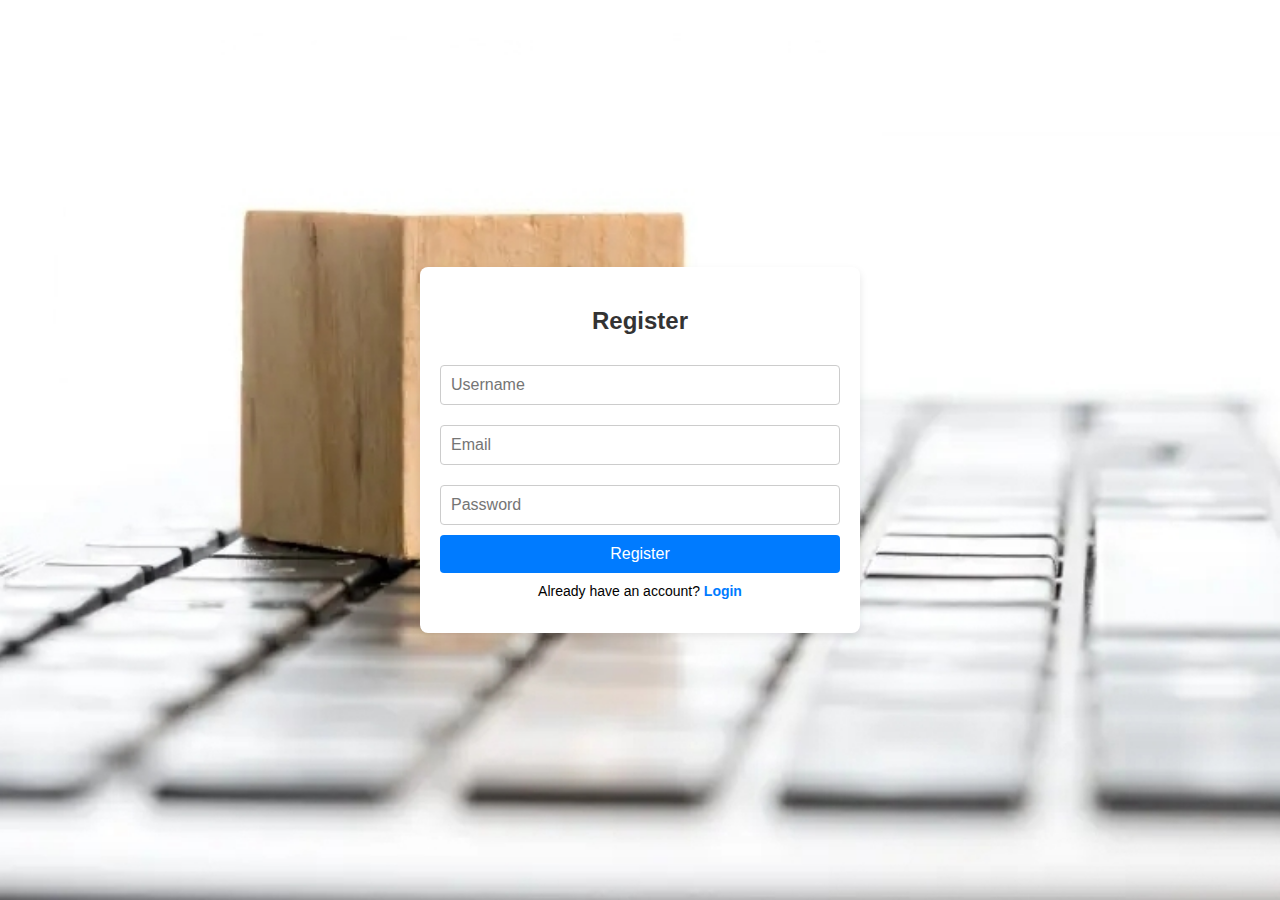
<file: index.html>
<!DOCTYPE html>
<html lang="en">
<head>
    <meta charset="UTF-8">
    <meta name="viewport" content="width=device-width, initial-scale=1.0">
    <title>User Registration & Login</title>
    <link rel="stylesheet" href="styles.css">
</head>
<body>
    <div class="container">
        <div id="registration-form" class="form-container">
            <h2>Register</h2>
            <form id="registerForm">
                <input type="text" id="username" placeholder="Username" required>
                <input type="email" id="email" placeholder="Email" required>
                <input type="password" id="password" placeholder="Password" required>
                <button type="submit">Register</button>
                <p>Already have an account? <a href="#" id="showLogin">Login</a></p>
            </form>
        </div>
        <div id="login-form" class="form-container hidden">
            <h2>Login</h2>
            <form id="loginForm">
                <input type="email" id="loginEmail" placeholder="Email" required>
                <input type="password" id="loginPassword" placeholder="Password" required> 
                <button type="submit">Login</button>
                <p>Don't have an account? <a href="#" id="showRegister">Register</a></p>
            </form>
        </div>

        <div id="dashboard" class="hidden">
            <h2>Welcome To Our Online Store</h2>
            <button id="logout">Logout</button>
        </div>
    </div>
    <script src="script.js"></script>
</body>
</html>
</file>
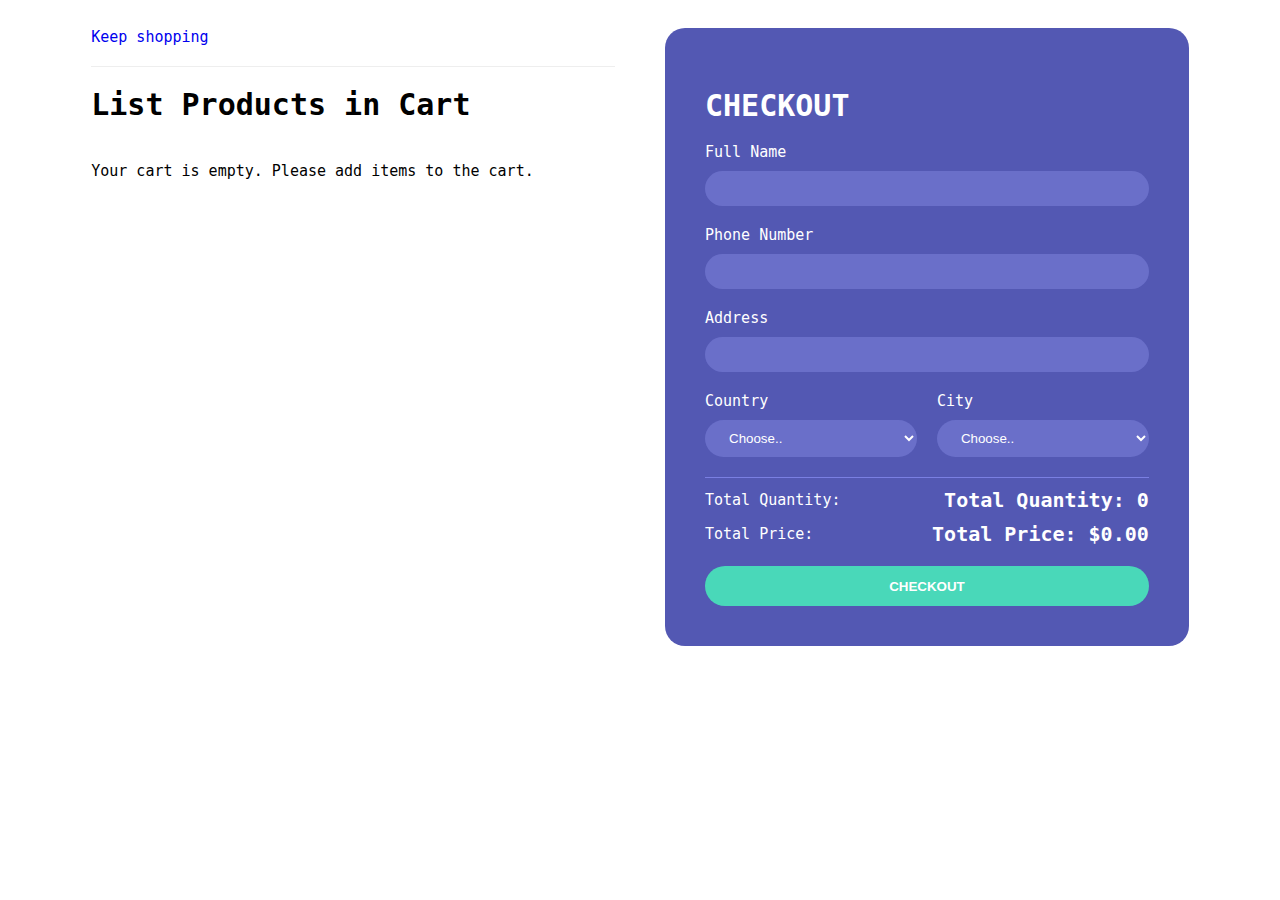
<file: checkout.html>
<!DOCTYPE html>
<html lang="en">
<head>
    <meta charset="UTF-8">
    <meta name="viewport" content="width=device-width, initial-scale=1.0">
    <title>Checkout</title>
    <link rel="stylesheet" href="style.css">
</head>
<body>
   
<div class="container">
    <div class="checkoutLayout">
        <div class="returnCart">
            <a href="e-commerce.html">Keep shopping</a>
            <h1>List Products in Cart</h1>
            <div class="list" id="cartList">
                <div class="checkoutItems">
                <!-- Cart items will be dynamically inserted here -->
                </div>
            </div>
        </div>

        <div class="right">
            <h1>CHECKOUT</h1>
            <div class="form">
                <div class="group">
                    <label for="">Full Name</label>
                    <input type="text" id="fullName">
                </div>
                <div class="group">
                    <label for="phoneNumber">Phone Number</label>
                    <input type="text" id="phoneNumber">
                </div>
                <div class="group">
                    <label for="address">Address</label>
                    <input type="text" id="address">
                </div>
                <div class="group">
                    <label for="country">Country</label>
                    <select id="country">
                        <option value="">Choose..</option>
                        <option value="london">London</option>
                    </select>
                </div>
                <div class="group">
                    <label for="city">City</label>
                    <select id="city">
                        <option value="">Choose..</option>
                        <option value="london">London</option>
                    </select>
                </div>
            </div>
            <!--totals section-->
            <div class="return">
                <div class="row">
                    <div>Total Quantity:</div>
                    <div><span class="totalQuantity" id="totalQuantity">0</span></div>
                </div>
                <div class="row">
                    <div>Total Price:</div>
                    <div><span class="totalPrice" id="totalPrice">$0.00</span></div>
                </div>
            </div>
            <button class="buttonCheckout" id="checkoutButton">
                CHECKOUT
            </button>
        </div>
    </div>
</div>

<script src="checkout.js"></script>
</body>
</html>
</file>
<file: styles.css>
body{
    font-family: Arial, sans-serif;
    margin: 0;
    padding: 0;
    display: flex;
    justify-content: center;
    align-items: center;
    height: 100vh;
    background-image: url('./online-shop.jpg');
    background-size: cover;
    background-position: center;
    background-repeat: no-repeat;
    background-attachment: fixed;
}

.container{
    width:90%;
    max-width: 400px;
    background: #fff;
    padding: 20px;
    border-radius: 8px;
    box-shadow: 0 4px 8px rgba(0, 0, 0, 0.1);
}

h2{
    text-align: center;
    color:#333;
}

form{
    display: flex;
    flex-direction: column;
}
input{
    margin:10px 0;
    padding:10px;
    font-size: 16px;
    border: 1px solid #ccc;
    border-radius: 4px;
}

button{
    padding:10px;
    background-color: #007bff;
    color: white;
    border: none;
    border-radius: 4px;
    cursor:pointer;
    font-size: 16px;
}

button:hover{
    background-color: #0056b3;
}

.hidden{
    display: none;
}

p{
    text-align: center;
    margin-top:10px;
    font-size: 14px;
}

a{
    color:#007bff;
    text-decoration: none;
    font-weight: bold;
}

a:hover{
    text-decoration: underline;
}
</file>
<file: style.css>
body{
    font-family: monospace;
    overflow-x: hidden;
    font-size: 15px;
}
a{
    text-decoration: none;
}
.container{
    width: 1200px;
    margin: auto;
    max-width: 90%;
    transition: transform 1s;
}
header img{
    width:60px;
}
header{
    display: flex;
    align-items: center;
    justify-content: space-between;
    padding:10px 20px;
    background-color: #f8f8f8;
    border-bottom: 1px solid #ddd;
}
.header-right{
    display: flex;
    align-items: center;
    gap:40px;
}
header .iconCart{
    display: flex;
    position: relative;
    align-items: center;
    z-index: 1;
}
header .totalQuantity{
    position: absolute;
    top:0;
    right: 0;
    font-size: x-large;
    background-color: #b31010;
    width: 40px;
    height: 40px;
    border-radius: 50%;
    color: #fff;
    font-weight: bold;
    display: flex;
    justify-content: center;
    align-items: center;
    transform: translateX(20px);
}
.logout{
    background-color: #f44336;
    color:#fff;
    border:none;
    padding:8px 15px;
    border-radius: 5px;
    cursor: pointer;
    font-size: 14px;
}
.logout:hover{
    background-color: #d32f2f;
}
.listProduct{
    display: grid;
    grid-template-columns: repeat(3, 1fr);
    gap:20px;
}
.listProduct .item img{
    width:100%;
}
.listProduct .item h2{
    font-weight: 700;
    font-size:x-large
}
.listProduct .item .price{
    font-size: x-large;
}
.listProduct .item{
    position: relative;
}
.listProduct .item button{
    position:absolute;
    top:50%;
    left:50%;
    background-color: #e6572c;
    color:#fff;
    width:80%;
    height:20%;
    border:none;
    padding:20px 30px;
    box-shadow:0 10px 50px #000;
    cursor: pointer;
    transform: translateX(-50%) translateY(100px);
    opacity: 0;
}
.listProduct .item:hover button{
    transition: 0.5s;
    opacity:1;
    transform: translateX(-50%);
}
.cart{
    color:#fff;
    position: fixed;
    top:0;
    right: -100%;
    width: 400px;
    height: 100vh;
    background-color: #0e0f11;
    display: grid;
    grid-template-rows: 50px 1fr 50px;
    gap:20px;
    transition: right 1s;
}
.cart h2{
    color:#e8bc0e;
    padding:20px;
    margin:0;
}
.cart .listCart .item{
    display: grid;
    grid-template-columns: 50px 1fr 70px;
    align-items: center;
    gap:20px;
    margin-bottom: 20px;
}
.cart .listCart img{
    width: 100%;
    height: 70px;
    object-fit: cover;
    border-radius: 10px;
}
.cart .listCart .item .name{
    font-weight: bold;
}
.cart .listCart .item .quantity{
    display: flex;
    justify-content: end;
    align-items: center;
}
.cart .listCart .item span{
    display: block;
    width:50px;
    text-align: center;
}
.cart .listCart{
    padding:20px;
    overflow:auto;
}
.cart .listCart::-webkit-scrollbar{
    width: 0;
}
.cart .buttons{
    display: grid;
    grid-template-columns: repeat(2, 1fr);
    text-align: center;
}
.cart .button div{
    background-color: #000;
    display: flex;
    justify-content: center;
    align-items: center;
    font-weight: bold;
    cursor: pointer;
}
.cart .buttons a{
    color:#fff;
}
.cart .buttons .checkout{
    background-color: #e8bc0e;
}

/*page checkout */
.checkoutLayout{
    display: grid;
    grid-template-columns: repeat(2, 1fr);
    gap: 50px;
    padding:20px;
}
.checkoutLayout .right{
    background-color: #5358b3;
    border-radius: 20px;
    padding: 40px;
    color:#fff;
}
.checkoutLayout .list img{
    height: 70px;
}
.checkoutLayout .right .form{
    display: grid;
    grid-template-columns: repeat(2, 1fr);
    gap: 20px;
    border-bottom: 1px solid #7a7fe2;
    padding-bottom: 20px;
}
.checkoutLayout .form .group:nth-child(-n+3){
    grid-column-start: 1;
    grid-column-end: 3;
}
.checkoutLayout .form input,
.checkoutLayout .form select{
    width: 100%;
    padding:10px 20px;
    box-sizing: border-box;
    border-radius: 20px;
    margin-top: 10px;
    border:none;
    background-color: #6a6fc9;
    color:#fff;
}
.checkoutLayout .row{
    display: flex;
    justify-content: space-between;
    align-items: center;
    margin-top: 10px;
}
.checkoutLayout .row div:nth-child(2){
    font-weight: bold;
    font-size:x-large;
}
.buttonCheckout{
    width: 100%;
    height: 40px;
    border: none;
    border-radius: 20px;
    margin-top:20px;
    font-weight: bold;
    color:#fff;
    background-color: #49d8b9;
}
.returnCart h1{
    border-top: 1px solid #eee;
    padding:20px 0;
}
.returnCart .list .item img{
    height: 80px;
}
.returnCart .item{
    display: grid;
    grid-template-columns: 80px 1fr 50px 80px;
    align-items: center;
    gap:20px;
    margin-bottom: 30px;
    padding:0 10px;
    box-shadow: 0 10px 20px #555;
    border-radius: 10px;
}
.returnCart .item .name,
.returnCart .item .returnPrice{
    font-size: x-large;
    font-weight: bold;
}
</file>
